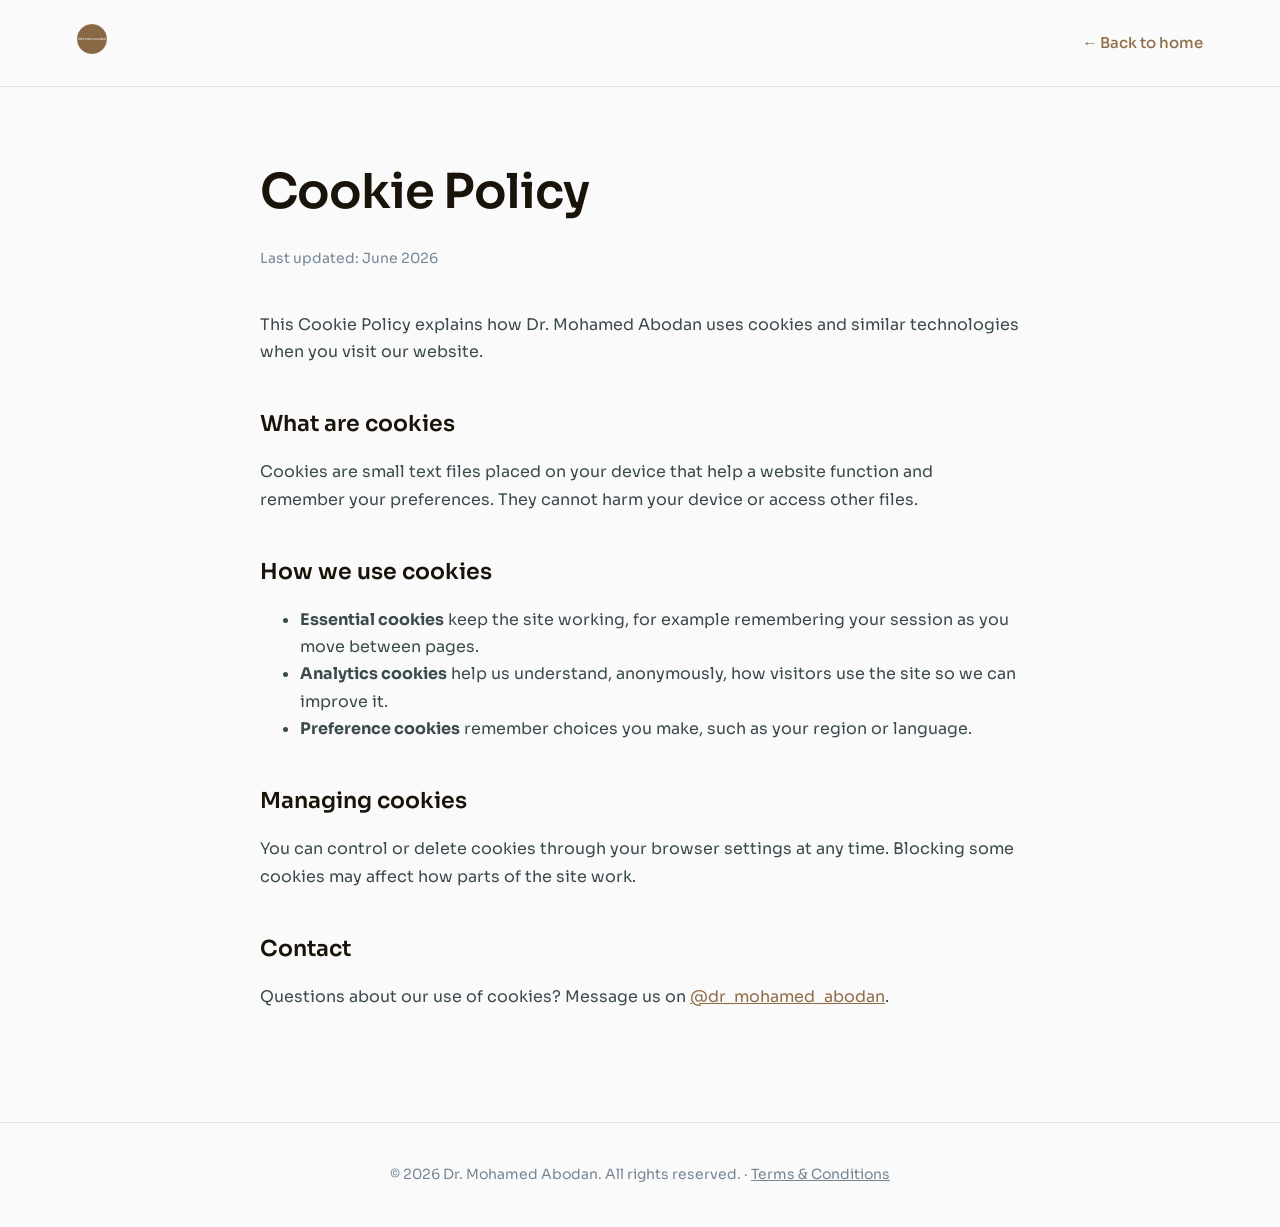
<file: cookies.html>
<!DOCTYPE html>
<html lang="en">
<head>
    <meta charset="utf-8"/>
    <title>Cookie Policy | Dr. Mohamed Abodan</title>
    <meta content="How Dr. Mohamed Abodan uses cookies." name="description"/>
    <meta content="width=device-width, initial-scale=1" name="viewport"/>
    <link href="https://fonts.googleapis.com" rel="preconnect"/>
    <link href="https://fonts.gstatic.com" rel="preconnect" crossorigin/>
    <link href="https://fonts.googleapis.com/css2?family=Sora:wght@300;400;500;600;700&display=swap" rel="stylesheet"/>
    <link href="assets/img/favicon.png" rel="shortcut icon" type="image/svg+xml"/>
    <link href="assets/img/webclip.png" rel="apple-touch-icon"/>
    <style>
        body{margin:0;background:#fafafa;color:#1a130a;font-family:Sora,'Helvetica Neue',Arial,sans-serif;line-height:1.7;-webkit-font-smoothing:antialiased;}
        .legal-nav{display:flex;align-items:center;justify-content:space-between;padding:24px 6vw;border-bottom:1px solid #e2e2e2;}
        .legal-nav a.back{color:#8e6d47;text-decoration:none;font-weight:500;font-size:15px;}
        .legal-wrap{max-width:760px;margin:0 auto;padding:64px 24px 96px;}
        .legal-wrap h1{font-size:clamp(32px,5vw,48px);font-weight:600;letter-spacing:-1px;margin:0 0 8px;}
        .legal-wrap .updated{color:#758696;font-size:14px;margin-bottom:40px;}
        .legal-wrap h2{font-size:22px;font-weight:600;margin:40px 0 12px;}
        .legal-wrap p,.legal-wrap li{color:#3a4a4d;font-size:16px;}
        .legal-wrap a{color:#8e6d47;}
        .legal-foot{text-align:center;padding:40px 24px;border-top:1px solid #e2e2e2;color:#758696;font-size:14px;}
    </style>
</head>
<body>
    <div class="legal-nav">
        <a href="index.html"><img src="assets/img/dm-logo.png" alt="Dr. Mohamed Abodan logo" height="30"/></a>
        <a class="back" href="index.html">&larr; Back to home</a>
    </div>
    <main class="legal-wrap">
<h1>Cookie Policy</h1>
<p class="updated">Last updated: June 2026</p>

<p>This Cookie Policy explains how Dr. Mohamed Abodan uses cookies and similar technologies when you visit our website.</p>
<h2>What are cookies</h2>
<p>Cookies are small text files placed on your device that help a website function and remember your preferences. They cannot harm your device or access other files.</p>
<h2>How we use cookies</h2>
<ul>
<li><strong>Essential cookies</strong> keep the site working, for example remembering your session as you move between pages.</li>
<li><strong>Analytics cookies</strong> help us understand, anonymously, how visitors use the site so we can improve it.</li>
<li><strong>Preference cookies</strong> remember choices you make, such as your region or language.</li>
</ul>
<h2>Managing cookies</h2>
<p>You can control or delete cookies through your browser settings at any time. Blocking some cookies may affect how parts of the site work.</p>
<h2>Contact</h2>
<p>Questions about our use of cookies? Message us on <a href="https://www.instagram.com/dr_mohamed_abodan/">@dr_mohamed_abodan</a>.</p>

</main>
    <div class="legal-foot">&copy; 2026 Dr. Mohamed Abodan. All rights reserved. &middot; <a href="terms.html" style="color:#758696;">Terms &amp; Conditions</a></div>

<script>
/* Dr. Mohamed Abodan image guard: any failed/empty image -> on-brand gradient SVG so nothing ever looks broken. */
(function(){
  function ph(label){
    var t=(label||'Dr. Mohamed Abodan').replace(/[<>&]/g,'').slice(0,22);
    var svg='<svg xmlns="http://www.w3.org/2000/svg" width="1280" height="720" viewBox="0 0 1280 720">'
     +'<defs><linearGradient id="lg" x1="0" y1="0" x2="1280" y2="720" gradientUnits="userSpaceOnUse">'
     +'<stop offset="0" stop-color="#8e6d47"/><stop offset="1" stop-color="#1a130a"/></linearGradient></defs>'
     +'<rect width="1280" height="720" fill="url(#lg)"/>'
     +'<circle cx="640" cy="298" r="44" fill="#ffffff" opacity="0.9"/>'
     +'<text x="640" y="436" fill="#ffffff" font-family="Sora,Arial" font-size="40" font-weight="600" text-anchor="middle" opacity="0.92">'+t+'</text></svg>';
    return 'data:image/svg+xml;utf8,'+encodeURIComponent(svg);
  }
  function bind(im){
    im.addEventListener('error',function(){ if(im.dataset.fbk)return; im.dataset.fbk='1'; im.src=ph(im.alt); });
    if(im.complete && im.naturalWidth===0 && !im.dataset.fbk){ im.dataset.fbk='1'; im.src=ph(im.alt); }
  }
  document.querySelectorAll('img').forEach(bind);
})();
</script>
</body>
</html>
</file>
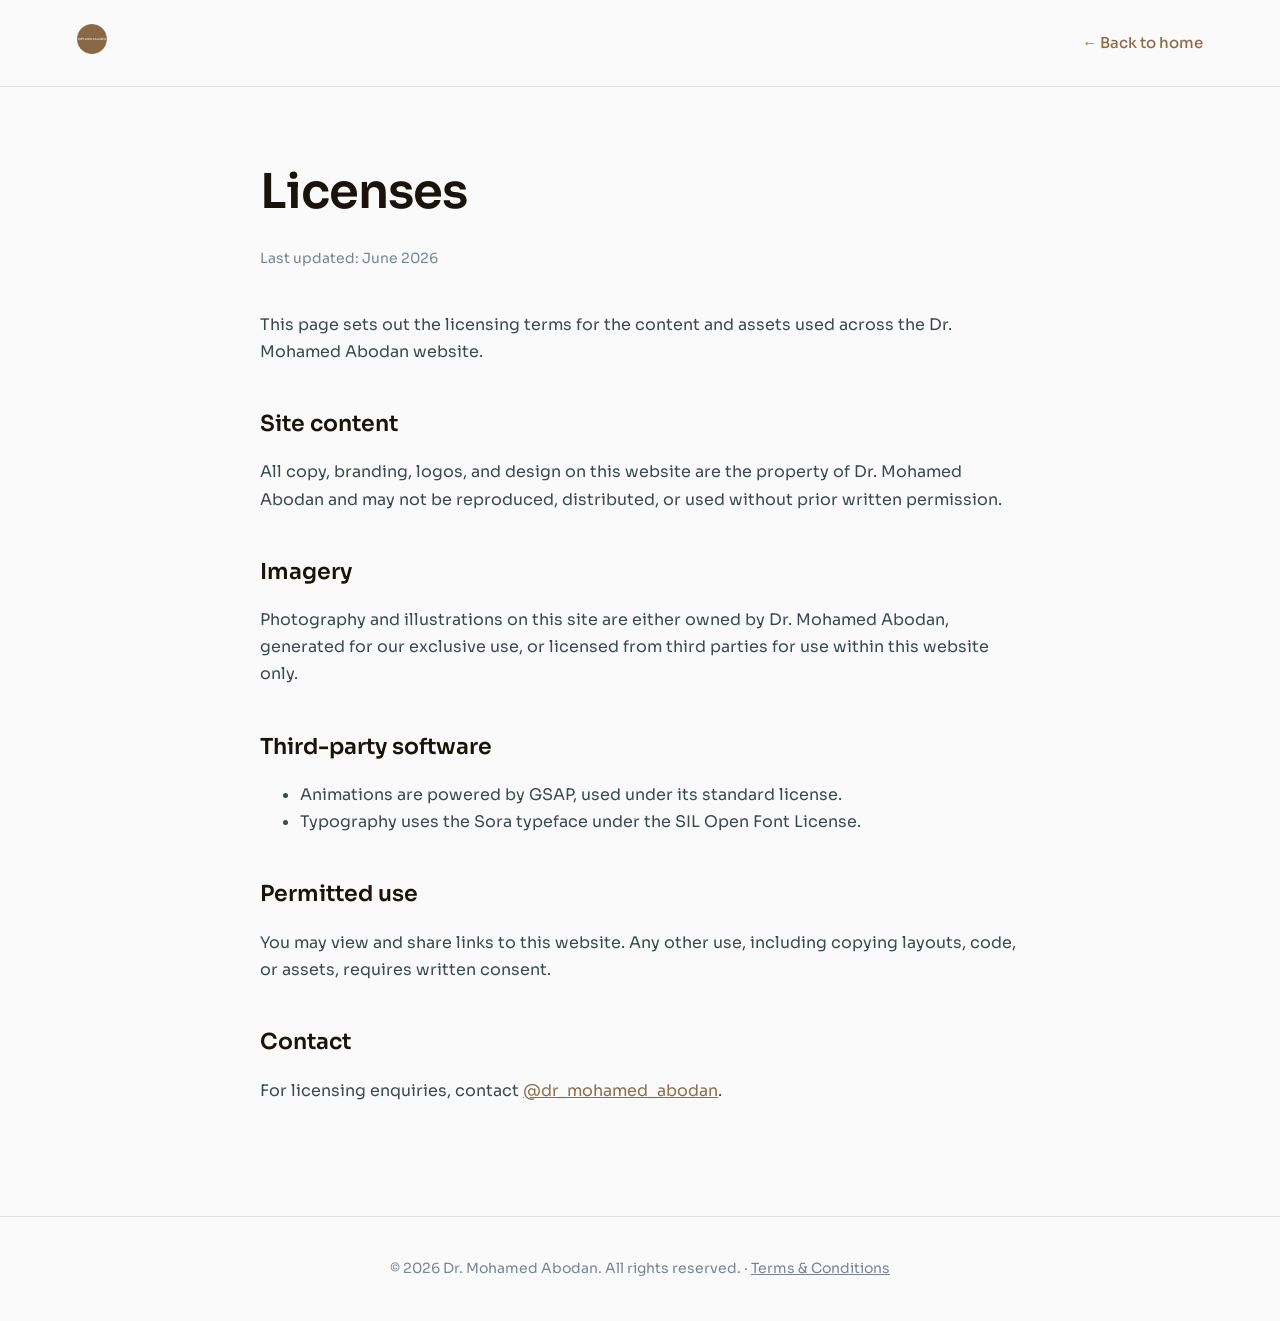
<file: licenses.html>
<!DOCTYPE html>
<html lang="en">
<head>
    <meta charset="utf-8"/>
    <title>Licenses | Dr. Mohamed Abodan</title>
    <meta content="Licensing terms for Dr. Mohamed Abodan site content and assets." name="description"/>
    <meta content="width=device-width, initial-scale=1" name="viewport"/>
    <link href="https://fonts.googleapis.com" rel="preconnect"/>
    <link href="https://fonts.gstatic.com" rel="preconnect" crossorigin/>
    <link href="https://fonts.googleapis.com/css2?family=Sora:wght@300;400;500;600;700&display=swap" rel="stylesheet"/>
    <link href="assets/img/favicon.png" rel="shortcut icon" type="image/svg+xml"/>
    <link href="assets/img/webclip.png" rel="apple-touch-icon"/>
    <style>
        body{margin:0;background:#fafafa;color:#1a130a;font-family:Sora,'Helvetica Neue',Arial,sans-serif;line-height:1.7;-webkit-font-smoothing:antialiased;}
        .legal-nav{display:flex;align-items:center;justify-content:space-between;padding:24px 6vw;border-bottom:1px solid #e2e2e2;}
        .legal-nav a.back{color:#8e6d47;text-decoration:none;font-weight:500;font-size:15px;}
        .legal-wrap{max-width:760px;margin:0 auto;padding:64px 24px 96px;}
        .legal-wrap h1{font-size:clamp(32px,5vw,48px);font-weight:600;letter-spacing:-1px;margin:0 0 8px;}
        .legal-wrap .updated{color:#758696;font-size:14px;margin-bottom:40px;}
        .legal-wrap h2{font-size:22px;font-weight:600;margin:40px 0 12px;}
        .legal-wrap p,.legal-wrap li{color:#3a4a4d;font-size:16px;}
        .legal-wrap a{color:#8e6d47;}
        .legal-foot{text-align:center;padding:40px 24px;border-top:1px solid #e2e2e2;color:#758696;font-size:14px;}
    </style>
</head>
<body>
    <div class="legal-nav">
        <a href="index.html"><img src="assets/img/dm-logo.png" alt="Dr. Mohamed Abodan logo" height="30"/></a>
        <a class="back" href="index.html">&larr; Back to home</a>
    </div>
    <main class="legal-wrap">
<h1>Licenses</h1>
<p class="updated">Last updated: June 2026</p>

<p>This page sets out the licensing terms for the content and assets used across the Dr. Mohamed Abodan website.</p>
<h2>Site content</h2>
<p>All copy, branding, logos, and design on this website are the property of Dr. Mohamed Abodan and may not be reproduced, distributed, or used without prior written permission.</p>
<h2>Imagery</h2>
<p>Photography and illustrations on this site are either owned by Dr. Mohamed Abodan, generated for our exclusive use, or licensed from third parties for use within this website only.</p>
<h2>Third-party software</h2>
<ul>
<li>Animations are powered by GSAP, used under its standard license.</li>
<li>Typography uses the Sora typeface under the SIL Open Font License.</li>
</ul>
<h2>Permitted use</h2>
<p>You may view and share links to this website. Any other use, including copying layouts, code, or assets, requires written consent.</p>
<h2>Contact</h2>
<p>For licensing enquiries, contact <a href="https://www.instagram.com/dr_mohamed_abodan/">@dr_mohamed_abodan</a>.</p>

</main>
    <div class="legal-foot">&copy; 2026 Dr. Mohamed Abodan. All rights reserved. &middot; <a href="terms.html" style="color:#758696;">Terms &amp; Conditions</a></div>

<script>
/* Dr. Mohamed Abodan image guard: any failed/empty image -> on-brand gradient SVG so nothing ever looks broken. */
(function(){
  function ph(label){
    var t=(label||'Dr. Mohamed Abodan').replace(/[<>&]/g,'').slice(0,22);
    var svg='<svg xmlns="http://www.w3.org/2000/svg" width="1280" height="720" viewBox="0 0 1280 720">'
     +'<defs><linearGradient id="lg" x1="0" y1="0" x2="1280" y2="720" gradientUnits="userSpaceOnUse">'
     +'<stop offset="0" stop-color="#8e6d47"/><stop offset="1" stop-color="#1a130a"/></linearGradient></defs>'
     +'<rect width="1280" height="720" fill="url(#lg)"/>'
     +'<circle cx="640" cy="298" r="44" fill="#ffffff" opacity="0.9"/>'
     +'<text x="640" y="436" fill="#ffffff" font-family="Sora,Arial" font-size="40" font-weight="600" text-anchor="middle" opacity="0.92">'+t+'</text></svg>';
    return 'data:image/svg+xml;utf8,'+encodeURIComponent(svg);
  }
  function bind(im){
    im.addEventListener('error',function(){ if(im.dataset.fbk)return; im.dataset.fbk='1'; im.src=ph(im.alt); });
    if(im.complete && im.naturalWidth===0 && !im.dataset.fbk){ im.dataset.fbk='1'; im.src=ph(im.alt); }
  }
  document.querySelectorAll('img').forEach(bind);
})();
</script>
</body>
</html>
</file>
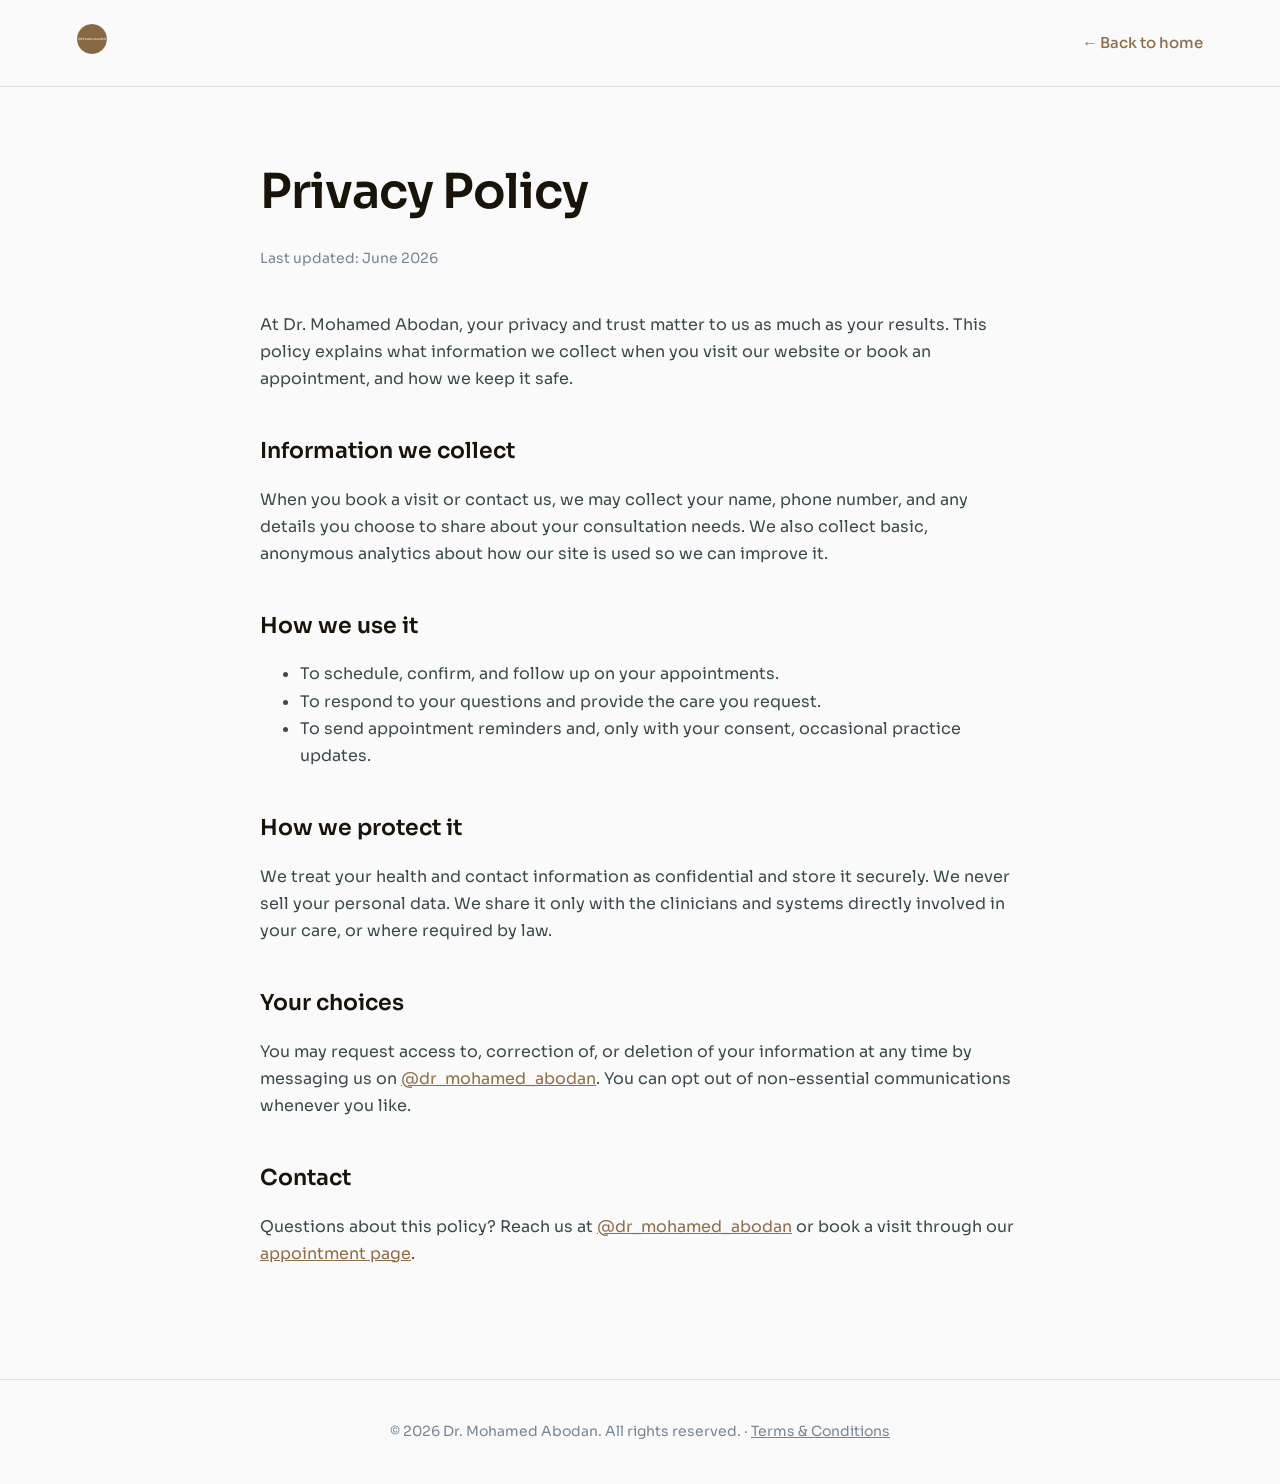
<file: privacy.html>
<!DOCTYPE html>
<html lang="en">
<head>
    <meta charset="utf-8"/>
    <title>Privacy Policy | Dr. Mohamed Abodan</title>
    <meta content="How Dr. Mohamed Abodan collects, uses, and protects your information." name="description"/>
    <meta content="width=device-width, initial-scale=1" name="viewport"/>
    <link href="https://fonts.googleapis.com" rel="preconnect"/>
    <link href="https://fonts.gstatic.com" rel="preconnect" crossorigin/>
    <link href="https://fonts.googleapis.com/css2?family=Sora:wght@300;400;500;600;700&display=swap" rel="stylesheet"/>
    <link href="assets/img/favicon.png" rel="shortcut icon" type="image/svg+xml"/>
    <link href="assets/img/webclip.png" rel="apple-touch-icon"/>
    <style>
        body{margin:0;background:#fafafa;color:#1a130a;font-family:Sora,'Helvetica Neue',Arial,sans-serif;line-height:1.7;-webkit-font-smoothing:antialiased;}
        .legal-nav{display:flex;align-items:center;justify-content:space-between;padding:24px 6vw;border-bottom:1px solid #e2e2e2;}
        .legal-nav a.back{color:#8e6d47;text-decoration:none;font-weight:500;font-size:15px;}
        .legal-wrap{max-width:760px;margin:0 auto;padding:64px 24px 96px;}
        .legal-wrap h1{font-size:clamp(32px,5vw,48px);font-weight:600;letter-spacing:-1px;margin:0 0 8px;}
        .legal-wrap .updated{color:#758696;font-size:14px;margin-bottom:40px;}
        .legal-wrap h2{font-size:22px;font-weight:600;margin:40px 0 12px;}
        .legal-wrap p,.legal-wrap li{color:#3a4a4d;font-size:16px;}
        .legal-wrap a{color:#8e6d47;}
        .legal-foot{text-align:center;padding:40px 24px;border-top:1px solid #e2e2e2;color:#758696;font-size:14px;}
    </style>
</head>
<body>
    <div class="legal-nav">
        <a href="index.html"><img src="assets/img/dm-logo.png" alt="Dr. Mohamed Abodan logo" height="30"/></a>
        <a class="back" href="index.html">&larr; Back to home</a>
    </div>
    <main class="legal-wrap">
        <h1>Privacy Policy</h1>
        <p class="updated">Last updated: June 2026</p>
        <p>At Dr. Mohamed Abodan, your privacy and trust matter to us as much as your results. This policy explains what information we collect when you visit our website or book an appointment, and how we keep it safe.</p>
        <h2>Information we collect</h2>
        <p>When you book a visit or contact us, we may collect your name, phone number, and any details you choose to share about your consultation needs. We also collect basic, anonymous analytics about how our site is used so we can improve it.</p>
        <h2>How we use it</h2>
        <ul>
            <li>To schedule, confirm, and follow up on your appointments.</li>
            <li>To respond to your questions and provide the care you request.</li>
            <li>To send appointment reminders and, only with your consent, occasional practice updates.</li>
        </ul>
        <h2>How we protect it</h2>
        <p>We treat your health and contact information as confidential and store it securely. We never sell your personal data. We share it only with the clinicians and systems directly involved in your care, or where required by law.</p>
        <h2>Your choices</h2>
        <p>You may request access to, correction of, or deletion of your information at any time by messaging us on <a href="https://www.instagram.com/dr_mohamed_abodan/">@dr_mohamed_abodan</a>. You can opt out of non-essential communications whenever you like.</p>
        <h2>Contact</h2>
        <p>Questions about this policy? Reach us at <a href="https://www.instagram.com/dr_mohamed_abodan/">@dr_mohamed_abodan</a> or book a visit through our <a href="https://wa.me/201555562162?text=Hello%20Dr.%20Mohamed%20Abodan%2C%20I%27d%20like%20to%20book%20a%20rhinoplasty%20consultation.">appointment page</a>.</p>
    </main>
    <div class="legal-foot">&copy; 2026 Dr. Mohamed Abodan. All rights reserved. &middot; <a href="terms.html" style="color:#758696;">Terms &amp; Conditions</a></div>

<script>
/* Dr. Mohamed Abodan image guard: any failed/empty image -> on-brand gradient SVG so nothing ever looks broken. */
(function(){
  function ph(label){
    var t=(label||'Dr. Mohamed Abodan').replace(/[<>&]/g,'').slice(0,22);
    var svg='<svg xmlns="http://www.w3.org/2000/svg" width="1280" height="720" viewBox="0 0 1280 720">'
     +'<defs><linearGradient id="lg" x1="0" y1="0" x2="1280" y2="720" gradientUnits="userSpaceOnUse">'
     +'<stop offset="0" stop-color="#8e6d47"/><stop offset="1" stop-color="#1a130a"/></linearGradient></defs>'
     +'<rect width="1280" height="720" fill="url(#lg)"/>'
     +'<circle cx="640" cy="298" r="44" fill="#ffffff" opacity="0.9"/>'
     +'<text x="640" y="436" fill="#ffffff" font-family="Sora,Arial" font-size="40" font-weight="600" text-anchor="middle" opacity="0.92">'+t+'</text></svg>';
    return 'data:image/svg+xml;utf8,'+encodeURIComponent(svg);
  }
  function bind(im){
    im.addEventListener('error',function(){ if(im.dataset.fbk)return; im.dataset.fbk='1'; im.src=ph(im.alt); });
    if(im.complete && im.naturalWidth===0 && !im.dataset.fbk){ im.dataset.fbk='1'; im.src=ph(im.alt); }
  }
  document.querySelectorAll('img').forEach(bind);
})();
</script>
</body>
</html>
</file>
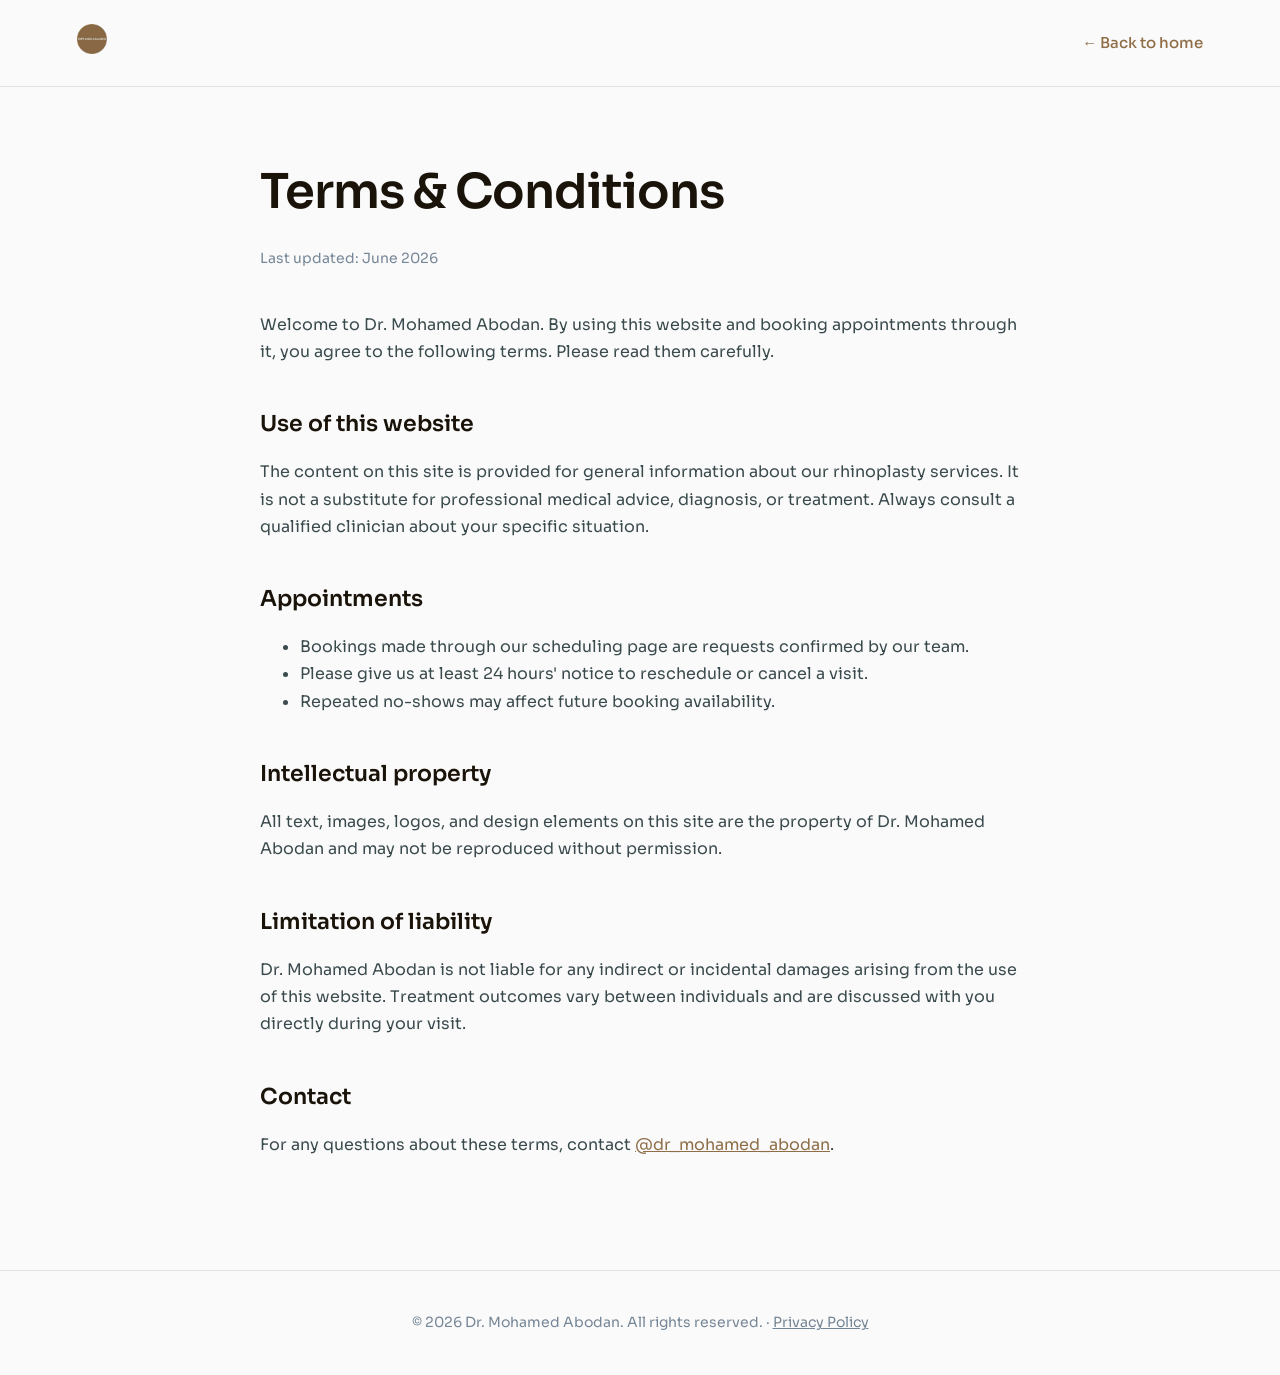
<file: terms.html>
<!DOCTYPE html>
<html lang="en">
<head>
    <meta charset="utf-8"/>
    <title>Terms &amp; Conditions | Dr. Mohamed Abodan</title>
    <meta content="The terms that apply when you use the Dr. Mohamed Abodan website and services." name="description"/>
    <meta content="width=device-width, initial-scale=1" name="viewport"/>
    <link href="https://fonts.googleapis.com" rel="preconnect"/>
    <link href="https://fonts.gstatic.com" rel="preconnect" crossorigin/>
    <link href="https://fonts.googleapis.com/css2?family=Sora:wght@300;400;500;600;700&display=swap" rel="stylesheet"/>
    <link href="assets/img/favicon.png" rel="shortcut icon" type="image/svg+xml"/>
    <link href="assets/img/webclip.png" rel="apple-touch-icon"/>
    <style>
        body{margin:0;background:#fafafa;color:#1a130a;font-family:Sora,'Helvetica Neue',Arial,sans-serif;line-height:1.7;-webkit-font-smoothing:antialiased;}
        .legal-nav{display:flex;align-items:center;justify-content:space-between;padding:24px 6vw;border-bottom:1px solid #e2e2e2;}
        .legal-nav a.back{color:#8e6d47;text-decoration:none;font-weight:500;font-size:15px;}
        .legal-wrap{max-width:760px;margin:0 auto;padding:64px 24px 96px;}
        .legal-wrap h1{font-size:clamp(32px,5vw,48px);font-weight:600;letter-spacing:-1px;margin:0 0 8px;}
        .legal-wrap .updated{color:#758696;font-size:14px;margin-bottom:40px;}
        .legal-wrap h2{font-size:22px;font-weight:600;margin:40px 0 12px;}
        .legal-wrap p,.legal-wrap li{color:#3a4a4d;font-size:16px;}
        .legal-wrap a{color:#8e6d47;}
        .legal-foot{text-align:center;padding:40px 24px;border-top:1px solid #e2e2e2;color:#758696;font-size:14px;}
    </style>
</head>
<body>
    <div class="legal-nav">
        <a href="index.html"><img src="assets/img/dm-logo.png" alt="Dr. Mohamed Abodan logo" height="30"/></a>
        <a class="back" href="index.html">&larr; Back to home</a>
    </div>
    <main class="legal-wrap">
        <h1>Terms &amp; Conditions</h1>
        <p class="updated">Last updated: June 2026</p>
        <p>Welcome to Dr. Mohamed Abodan. By using this website and booking appointments through it, you agree to the following terms. Please read them carefully.</p>
        <h2>Use of this website</h2>
        <p>The content on this site is provided for general information about our rhinoplasty services. It is not a substitute for professional medical advice, diagnosis, or treatment. Always consult a qualified clinician about your specific situation.</p>
        <h2>Appointments</h2>
        <ul>
            <li>Bookings made through our scheduling page are requests confirmed by our team.</li>
            <li>Please give us at least 24 hours' notice to reschedule or cancel a visit.</li>
            <li>Repeated no-shows may affect future booking availability.</li>
        </ul>
        <h2>Intellectual property</h2>
        <p>All text, images, logos, and design elements on this site are the property of Dr. Mohamed Abodan and may not be reproduced without permission.</p>
        <h2>Limitation of liability</h2>
        <p>Dr. Mohamed Abodan is not liable for any indirect or incidental damages arising from the use of this website. Treatment outcomes vary between individuals and are discussed with you directly during your visit.</p>
        <h2>Contact</h2>
        <p>For any questions about these terms, contact <a href="https://www.instagram.com/dr_mohamed_abodan/">@dr_mohamed_abodan</a>.</p>
    </main>
    <div class="legal-foot">&copy; 2026 Dr. Mohamed Abodan. All rights reserved. &middot; <a href="privacy.html" style="color:#758696;">Privacy Policy</a></div>

<script>
/* Dr. Mohamed Abodan image guard: any failed/empty image -> on-brand gradient SVG so nothing ever looks broken. */
(function(){
  function ph(label){
    var t=(label||'Dr. Mohamed Abodan').replace(/[<>&]/g,'').slice(0,22);
    var svg='<svg xmlns="http://www.w3.org/2000/svg" width="1280" height="720" viewBox="0 0 1280 720">'
     +'<defs><linearGradient id="lg" x1="0" y1="0" x2="1280" y2="720" gradientUnits="userSpaceOnUse">'
     +'<stop offset="0" stop-color="#8e6d47"/><stop offset="1" stop-color="#1a130a"/></linearGradient></defs>'
     +'<rect width="1280" height="720" fill="url(#lg)"/>'
     +'<circle cx="640" cy="298" r="44" fill="#ffffff" opacity="0.9"/>'
     +'<text x="640" y="436" fill="#ffffff" font-family="Sora,Arial" font-size="40" font-weight="600" text-anchor="middle" opacity="0.92">'+t+'</text></svg>';
    return 'data:image/svg+xml;utf8,'+encodeURIComponent(svg);
  }
  function bind(im){
    im.addEventListener('error',function(){ if(im.dataset.fbk)return; im.dataset.fbk='1'; im.src=ph(im.alt); });
    if(im.complete && im.naturalWidth===0 && !im.dataset.fbk){ im.dataset.fbk='1'; im.src=ph(im.alt); }
  }
  document.querySelectorAll('img').forEach(bind);
})();
</script>
</body>
</html>
</file>
